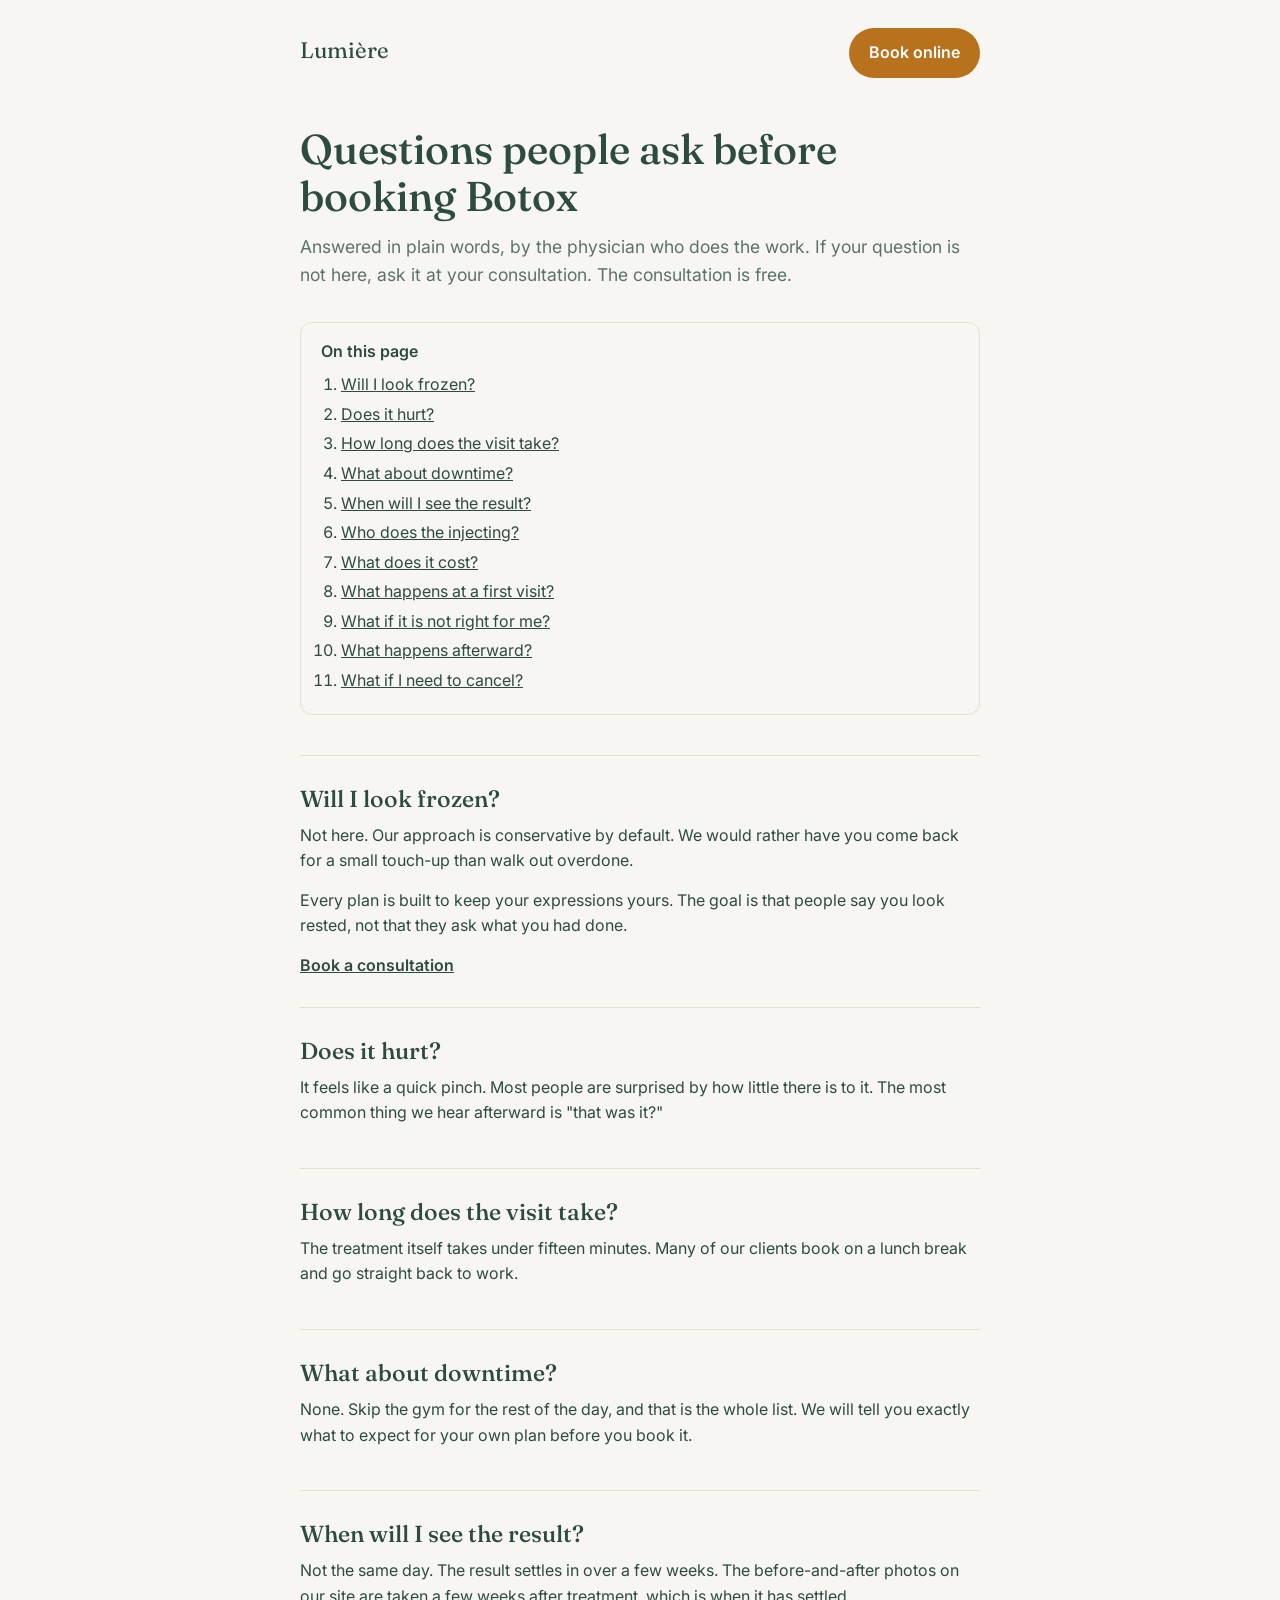
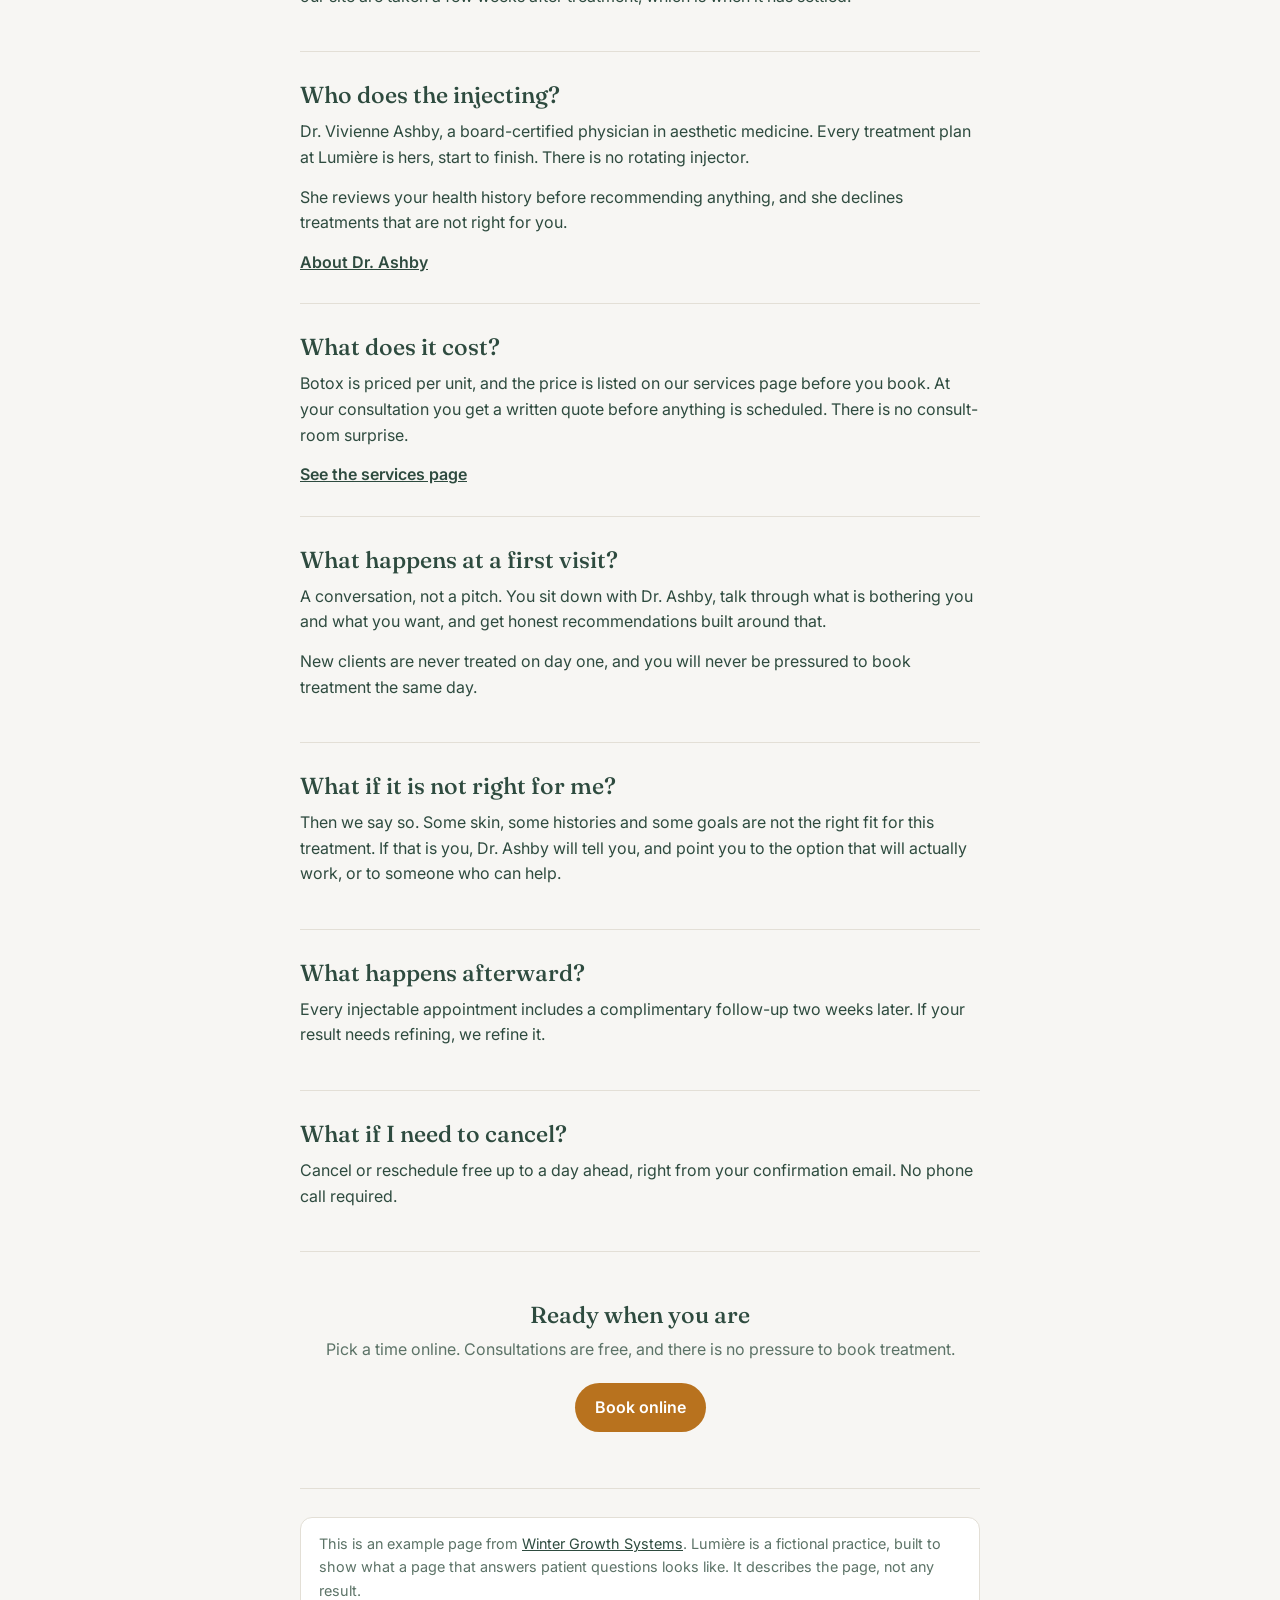
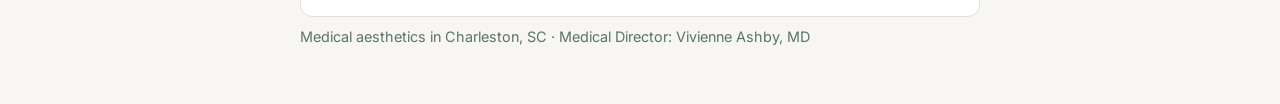
<file: Landing page prototype review/deploy/examples/answers/index.html>
<!DOCTYPE html>
<html lang="en">
<head>
<meta charset="utf-8">
<meta name="viewport" content="width=device-width, initial-scale=1">
<title>Questions people ask before booking Botox | Lumière</title>
<meta name="description" content="An example of a med spa page that answers the questions patients ask before they book. Lumière is a fictional practice built to show the shape of the page.">
<meta name="robots" content="noindex">
<link rel="preconnect" href="https://fonts.googleapis.com">
<link href="https://fonts.googleapis.com/css2?family=Fraunces:opsz,wght@9..144,400;9..144,500;9..144,600&family=Inter:wght@400;500;600&display=swap" rel="stylesheet">
<style>
  :root { --bg:#F7F6F3; --ink:#2E4B3F; --cta:#B8721E; --line:#E3DFD6; --soft:#5C7367; }
  * { box-sizing:border-box; }
  html { scroll-behavior:smooth; }
  body { margin:0; background:var(--bg); color:var(--ink); font-family:'Inter',system-ui,sans-serif; line-height:1.6; -webkit-font-smoothing:antialiased; }
  a { color:var(--ink); }
  a:hover { color:var(--cta); }
  .wrap { max-width:720px; margin:0 auto; padding:0 20px; }
  header { padding:28px 0 8px; display:flex; justify-content:space-between; align-items:baseline; }
  .brand { font-family:'Fraunces',serif; font-size:1.4rem; text-decoration:none; }
  .book { display:inline-block; background:var(--cta); color:#fff; text-decoration:none; padding:12px 20px; border-radius:999px; font-weight:600; }
  .book:hover { color:#fff; background:#9c6017; }
  h1 { font-family:'Fraunces',serif; font-weight:500; font-size:clamp(1.9rem,5vw,2.6rem); line-height:1.15; margin:40px 0 12px; }
  .lede { font-size:1.1rem; color:var(--soft); margin:0 0 32px; }
  .toc { border:1px solid var(--line); border-radius:12px; padding:16px 20px; margin:0 0 40px; }
  .toc p { margin:0 0 8px; font-weight:600; }
  .toc ol { margin:0; padding-left:20px; }
  .toc li { margin:4px 0; }
  section { padding:28px 0; border-top:1px solid var(--line); }
  h2 { font-family:'Fraunces',serif; font-weight:500; font-size:1.45rem; margin:0 0 10px; line-height:1.25; }
  p { margin:0 0 14px; }
  .next { margin:14px 0 0; }
  .next a { font-weight:600; }
  .cta { text-align:center; padding:48px 0 56px; border-top:1px solid var(--line); }
  .cta h2 { margin-bottom:8px; }
  .cta p { color:var(--soft); margin-bottom:20px; }
  footer { border-top:1px solid var(--line); padding:28px 0 48px; font-size:0.9rem; color:var(--soft); }
  footer p { margin:0 0 8px; }
  .note { background:#fff; border:1px solid var(--line); border-radius:12px; padding:14px 18px; }
</style>
</head>
<body>
<div class="wrap">
  <header>
    <a class="brand" href="https://lumiere.wintergrowthsystems.com/">Lumière</a>
    <a class="book" href="https://lumiere.wintergrowthsystems.com/#book">Book online</a>
  </header>

  <h1>Questions people ask before booking Botox</h1>
  <p class="lede">Answered in plain words, by the physician who does the work. If your question is not here, ask it at your consultation. The consultation is free.</p>

  <nav class="toc" aria-label="On this page">
    <p>On this page</p>
    <ol>
      <li><a href="#frozen">Will I look frozen?</a></li>
      <li><a href="#hurt">Does it hurt?</a></li>
      <li><a href="#time">How long does the visit take?</a></li>
      <li><a href="#downtime">What about downtime?</a></li>
      <li><a href="#results">When will I see the result?</a></li>
      <li><a href="#who">Who does the injecting?</a></li>
      <li><a href="#cost">What does it cost?</a></li>
      <li><a href="#first-visit">What happens at a first visit?</a></li>
      <li><a href="#not-right">What if it is not right for me?</a></li>
      <li><a href="#follow-up">What happens afterward?</a></li>
      <li><a href="#cancel">What if I need to cancel?</a></li>
    </ol>
  </nav>

  <section id="frozen">
    <h2>Will I look frozen?</h2>
    <p>Not here. Our approach is conservative by default. We would rather have you come back for a small touch-up than walk out overdone.</p>
    <p>Every plan is built to keep your expressions yours. The goal is that people say you look rested, not that they ask what you had done.</p>
    <p class="next"><a href="https://lumiere.wintergrowthsystems.com/#book">Book a consultation</a></p>
  </section>

  <section id="hurt">
    <h2>Does it hurt?</h2>
    <p>It feels like a quick pinch. Most people are surprised by how little there is to it. The most common thing we hear afterward is "that was it?"</p>
  </section>

  <section id="time">
    <h2>How long does the visit take?</h2>
    <p>The treatment itself takes under fifteen minutes. Many of our clients book on a lunch break and go straight back to work.</p>
  </section>

  <section id="downtime">
    <h2>What about downtime?</h2>
    <p>None. Skip the gym for the rest of the day, and that is the whole list. We will tell you exactly what to expect for your own plan before you book it.</p>
  </section>

  <section id="results">
    <h2>When will I see the result?</h2>
    <p>Not the same day. The result settles in over a few weeks. The before-and-after photos on our site are taken a few weeks after treatment, which is when it has settled.</p>
  </section>

  <section id="who">
    <h2>Who does the injecting?</h2>
    <p>Dr. Vivienne Ashby, a board-certified physician in aesthetic medicine. Every treatment plan at Lumière is hers, start to finish. There is no rotating injector.</p>
    <p>She reviews your health history before recommending anything, and she declines treatments that are not right for you.</p>
    <p class="next"><a href="https://lumiere.wintergrowthsystems.com/#dr-ashby">About Dr. Ashby</a></p>
  </section>

  <section id="cost">
    <h2>What does it cost?</h2>
    <p>Botox is priced per unit, and the price is listed on our services page before you book. At your consultation you get a written quote before anything is scheduled. There is no consult-room surprise.</p>
    <p class="next"><a href="https://lumiere.wintergrowthsystems.com/#services">See the services page</a></p>
  </section>

  <section id="first-visit">
    <h2>What happens at a first visit?</h2>
    <p>A conversation, not a pitch. You sit down with Dr. Ashby, talk through what is bothering you and what you want, and get honest recommendations built around that.</p>
    <p>New clients are never treated on day one, and you will never be pressured to book treatment the same day.</p>
  </section>

  <section id="not-right">
    <h2>What if it is not right for me?</h2>
    <p>Then we say so. Some skin, some histories and some goals are not the right fit for this treatment. If that is you, Dr. Ashby will tell you, and point you to the option that will actually work, or to someone who can help.</p>
  </section>

  <section id="follow-up">
    <h2>What happens afterward?</h2>
    <p>Every injectable appointment includes a complimentary follow-up two weeks later. If your result needs refining, we refine it.</p>
  </section>

  <section id="cancel">
    <h2>What if I need to cancel?</h2>
    <p>Cancel or reschedule free up to a day ahead, right from your confirmation email. No phone call required.</p>
  </section>

  <div class="cta">
    <h2>Ready when you are</h2>
    <p>Pick a time online. Consultations are free, and there is no pressure to book treatment.</p>
    <a class="book" href="https://lumiere.wintergrowthsystems.com/#book">Book online</a>
  </div>

  <footer>
    <p class="note">This is an example page from <a href="https://wintergrowthsystems.com/">Winter Growth Systems</a>. Lumière is a fictional practice, built to show what a page that answers patient questions looks like. It describes the page, not any result.</p>
    <p>Medical aesthetics in Charleston, SC · Medical Director: Vivienne Ashby, MD</p>
  </footer>
</div>
</body>
</html>
</file>
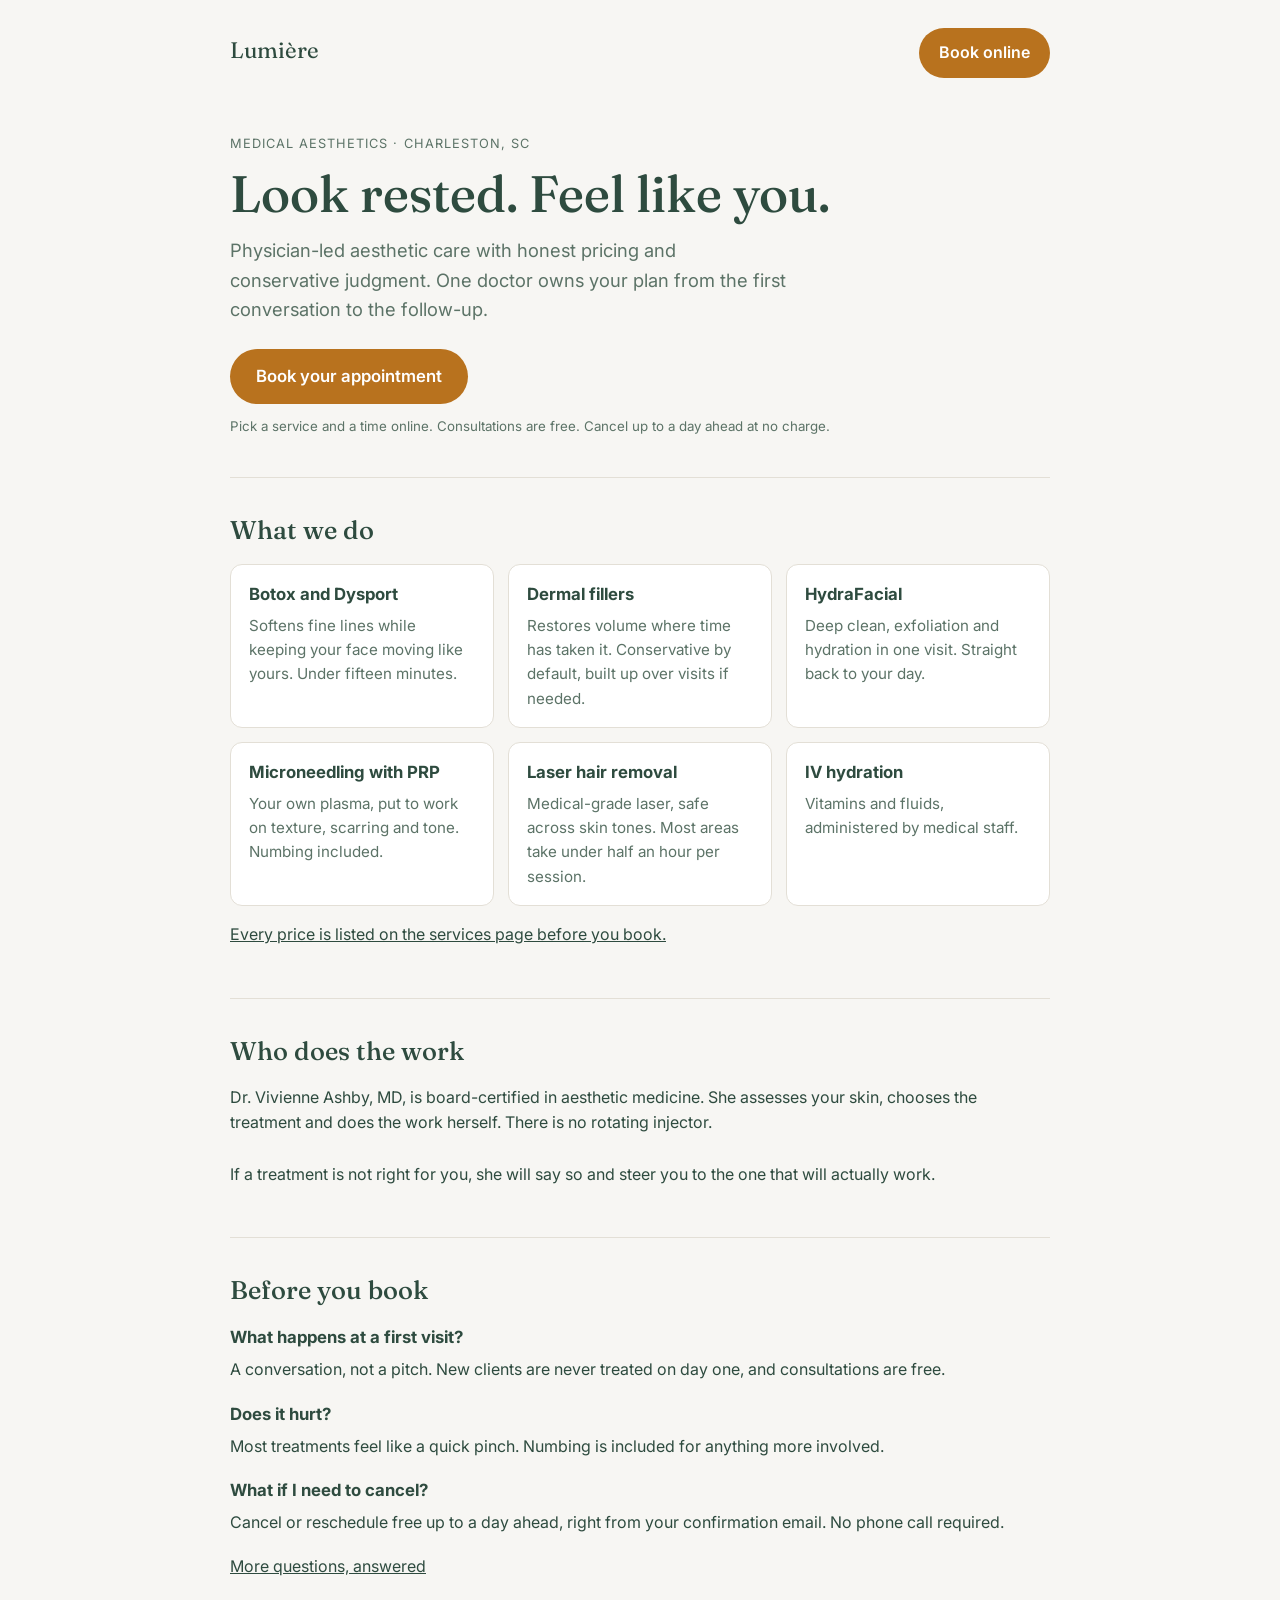
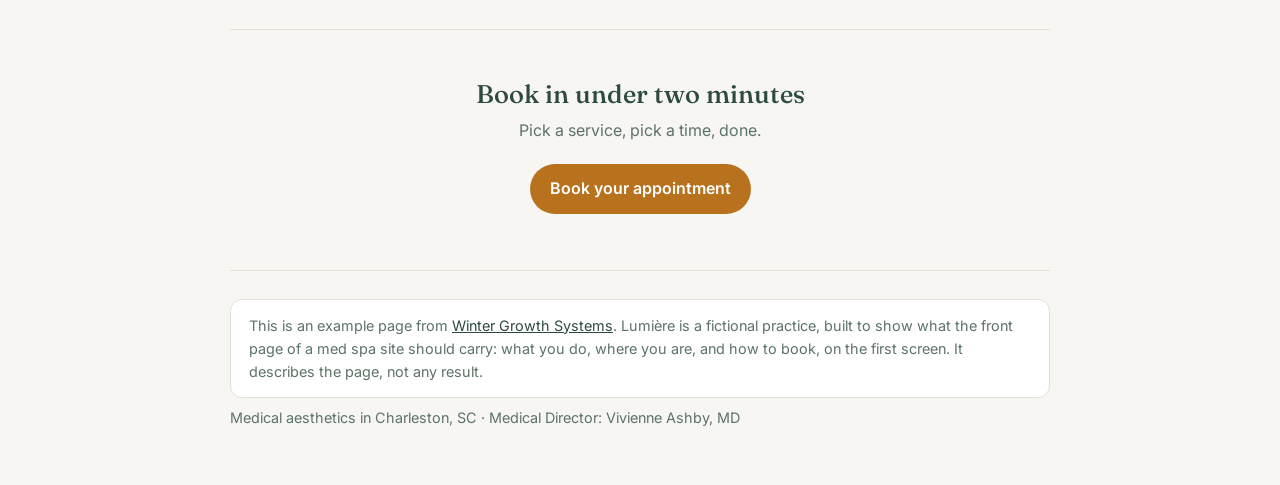
<file: Landing page prototype review/deploy/examples/front-page/index.html>
<!DOCTYPE html>
<html lang="en">
<head>
<meta charset="utf-8">
<meta name="viewport" content="width=device-width, initial-scale=1">
<title>Lumière | Medical aesthetics in Charleston, SC</title>
<meta name="description" content="An example of what a med spa front page should be: what the practice does, where it is, and how to book, on the first screen. Lumière is a fictional practice.">
<meta name="robots" content="noindex">
<link rel="preconnect" href="https://fonts.googleapis.com">
<link href="https://fonts.googleapis.com/css2?family=Fraunces:opsz,wght@9..144,400;9..144,500;9..144,600&family=Inter:wght@400;500;600&display=swap" rel="stylesheet">
<style>
  :root { --bg:#F7F6F3; --ink:#2E4B3F; --cta:#B8721E; --line:#E3DFD6; --soft:#5C7367; }
  * { box-sizing:border-box; }
  html { scroll-behavior:smooth; }
  body { margin:0; background:var(--bg); color:var(--ink); font-family:'Inter',system-ui,sans-serif; line-height:1.6; -webkit-font-smoothing:antialiased; }
  a { color:var(--ink); }
  a:hover { color:var(--cta); }
  .wrap { max-width:860px; margin:0 auto; padding:0 20px; }
  header { padding:28px 0 8px; display:flex; justify-content:space-between; align-items:baseline; gap:16px; }
  .brand { font-family:'Fraunces',serif; font-size:1.4rem; text-decoration:none; }
  .book { display:inline-block; background:var(--cta); color:#fff; text-decoration:none; padding:12px 20px; border-radius:999px; font-weight:600; white-space:nowrap; }
  .book:hover { color:#fff; background:#9c6017; }
  .hero { padding:48px 0 40px; }
  .kicker { text-transform:uppercase; letter-spacing:.08em; font-size:.8rem; color:var(--soft); margin:0 0 12px; }
  h1 { font-family:'Fraunces',serif; font-weight:500; font-size:clamp(2.1rem,6vw,3.2rem); line-height:1.1; margin:0 0 14px; }
  .lede { font-size:1.15rem; color:var(--soft); margin:0 0 24px; max-width:560px; }
  .hero .book { font-size:1.05rem; padding:14px 26px; }
  .hero small { display:block; margin-top:12px; color:var(--soft); }
  section { padding:36px 0; border-top:1px solid var(--line); }
  h2 { font-family:'Fraunces',serif; font-weight:500; font-size:1.6rem; margin:0 0 18px; line-height:1.25; }
  .services { display:grid; grid-template-columns:repeat(auto-fit,minmax(240px,1fr)); gap:14px; }
  .svc { background:#fff; border:1px solid var(--line); border-radius:12px; padding:16px 18px; }
  .svc h3 { margin:0 0 6px; font-size:1.05rem; }
  .svc p { margin:0; color:var(--soft); font-size:.95rem; }
  p { margin:0 0 14px; }
  .doc { display:grid; grid-template-columns:1fr; gap:12px; }
  .q h3 { margin:0 0 6px; font-size:1.05rem; }
  .q { margin-bottom:18px; }
  .cta { text-align:center; padding:48px 0 56px; border-top:1px solid var(--line); }
  .cta h2 { margin-bottom:8px; }
  .cta p { color:var(--soft); margin-bottom:20px; }
  footer { border-top:1px solid var(--line); padding:28px 0 48px; font-size:.9rem; color:var(--soft); }
  footer p { margin:0 0 8px; }
  .note { background:#fff; border:1px solid var(--line); border-radius:12px; padding:14px 18px; }
</style>
</head>
<body>
<div class="wrap">
  <header>
    <a class="brand" href="#top">Lumière</a>
    <a class="book" href="https://lumiere.wintergrowthsystems.com/#book">Book online</a>
  </header>

  <div class="hero" id="top">
    <p class="kicker">Medical aesthetics · Charleston, SC</p>
    <h1>Look rested. Feel like you.</h1>
    <p class="lede">Physician-led aesthetic care with honest pricing and conservative judgment. One doctor owns your plan from the first conversation to the follow-up.</p>
    <a class="book" href="https://lumiere.wintergrowthsystems.com/#book">Book your appointment</a>
    <small>Pick a service and a time online. Consultations are free. Cancel up to a day ahead at no charge.</small>
  </div>

  <section id="services">
    <h2>What we do</h2>
    <div class="services">
      <div class="svc"><h3>Botox and Dysport</h3><p>Softens fine lines while keeping your face moving like yours. Under fifteen minutes.</p></div>
      <div class="svc"><h3>Dermal fillers</h3><p>Restores volume where time has taken it. Conservative by default, built up over visits if needed.</p></div>
      <div class="svc"><h3>HydraFacial</h3><p>Deep clean, exfoliation and hydration in one visit. Straight back to your day.</p></div>
      <div class="svc"><h3>Microneedling with PRP</h3><p>Your own plasma, put to work on texture, scarring and tone. Numbing included.</p></div>
      <div class="svc"><h3>Laser hair removal</h3><p>Medical-grade laser, safe across skin tones. Most areas take under half an hour per session.</p></div>
      <div class="svc"><h3>IV hydration</h3><p>Vitamins and fluids, administered by medical staff.</p></div>
    </div>
    <p style="margin-top:16px"><a href="https://lumiere.wintergrowthsystems.com/#services">Every price is listed on the services page before you book.</a></p>
  </section>

  <section id="doctor">
    <h2>Who does the work</h2>
    <div class="doc">
      <p>Dr. Vivienne Ashby, MD, is board-certified in aesthetic medicine. She assesses your skin, chooses the treatment and does the work herself. There is no rotating injector.</p>
      <p>If a treatment is not right for you, she will say so and steer you to the one that will actually work.</p>
    </div>
  </section>

  <section id="questions">
    <h2>Before you book</h2>
    <div class="q"><h3>What happens at a first visit?</h3><p>A conversation, not a pitch. New clients are never treated on day one, and consultations are free.</p></div>
    <div class="q"><h3>Does it hurt?</h3><p>Most treatments feel like a quick pinch. Numbing is included for anything more involved.</p></div>
    <div class="q"><h3>What if I need to cancel?</h3><p>Cancel or reschedule free up to a day ahead, right from your confirmation email. No phone call required.</p></div>
    <p><a href="https://lumiere.wintergrowthsystems.com/#faq">More questions, answered</a></p>
  </section>

  <div class="cta">
    <h2>Book in under two minutes</h2>
    <p>Pick a service, pick a time, done.</p>
    <a class="book" href="https://lumiere.wintergrowthsystems.com/#book">Book your appointment</a>
  </div>

  <footer>
    <p class="note">This is an example page from <a href="https://wintergrowthsystems.com/">Winter Growth Systems</a>. Lumière is a fictional practice, built to show what the front page of a med spa site should carry: what you do, where you are, and how to book, on the first screen. It describes the page, not any result.</p>
    <p>Medical aesthetics in Charleston, SC · Medical Director: Vivienne Ashby, MD</p>
  </footer>
</div>
</body>
</html>
</file>
